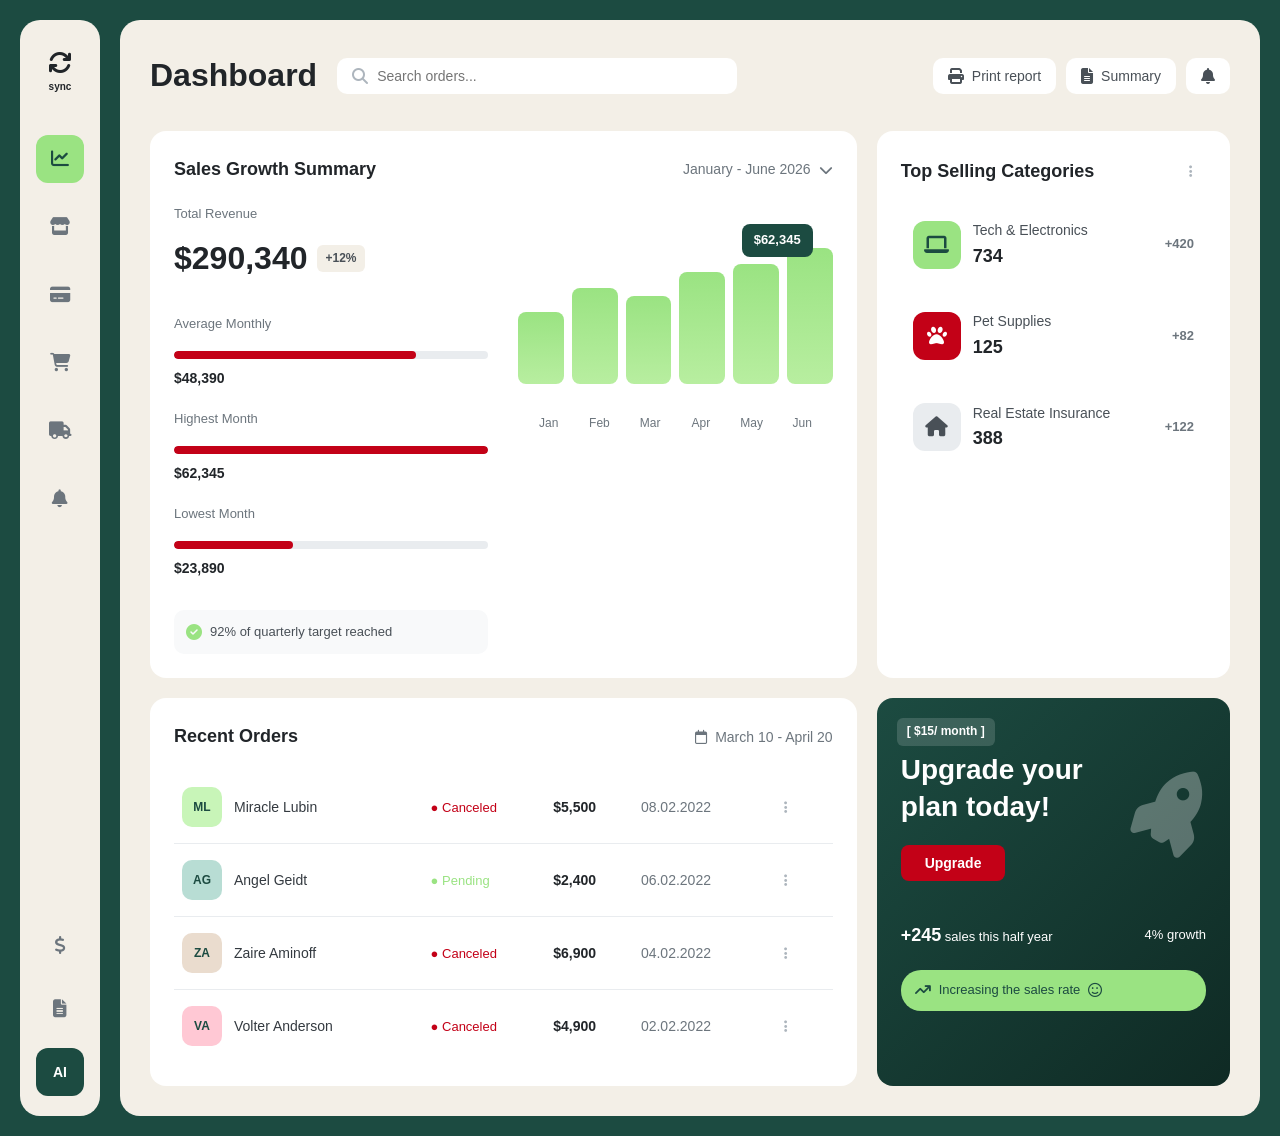
<file: index.html>
<!DOCTYPE html>
<html lang="fr">
<head>
    <meta charset="UTF-8">
    <meta name="viewport" content="width=device-width, initial-scale=1.0">
    <title>Dashboard - Sales Analytics</title>
    <link rel="stylesheet" href="styles.css">
    <link rel="stylesheet" href="https://cdnjs.cloudflare.com/ajax/libs/font-awesome/6.4.0/css/all.min.css">
</head>
<body>
    <div class="container">
        <!-- Sidebar -->
        <aside class="sidebar">
            <div class="logo">
                <i class="fas fa-sync"></i>
                <span>sync</span>
            </div>

            <nav class="nav-menu">
                <a href="#" class="nav-item active">
                    <i class="fas fa-chart-line"></i>
                </a>
                <a href="#" class="nav-item">
                    <i class="fas fa-store"></i>
                </a>
                <a href="#" class="nav-item">
                    <i class="fas fa-credit-card"></i>
                </a>
                <a href="#" class="nav-item">
                    <i class="fas fa-shopping-cart"></i>
                </a>
                <a href="#" class="nav-item">
                    <i class="fas fa-truck"></i>
                </a>
                <a href="#" class="nav-item">
                    <i class="fas fa-bell"></i>
                </a>
            </nav>

            <div class="sidebar-footer">
                <a href="#" class="nav-item">
                    <i class="fas fa-dollar-sign"></i>
                </a>
                <a href="#" class="nav-item">
                    <i class="fas fa-file-alt"></i>
                </a>
                <div class="ai-badge">
                    <span>AI</span>
                </div>
            </div>
        </aside>

        <!-- Main Content -->
        <main class="main-content">
            <!-- Header -->
            <header class="header">
                <h1>Dashboard</h1>
                <div class="search-bar">
                    <i class="fas fa-search"></i>
                    <input type="text" placeholder="Search orders...">
                </div>
                <div class="header-actions">
                    <button class="btn-icon">
                        <i class="fas fa-print"></i>
                        <span>Print report</span>
                    </button>
                    <button class="btn-icon">
                        <i class="fas fa-file-alt"></i>
                        <span>Summary</span>
                    </button>
                    <button class="btn-icon">
                        <i class="fas fa-bell"></i>
                    </button>
                </div>
            </header>

            <!-- Dashboard Content -->
            <div class="dashboard-grid">
                <!-- Sales Growth Summary -->
                <section class="card sales-summary">
                    <div class="card-header">
                        <h2>Sales Growth Summary</h2>
                        <div class="date-filter">
                            <span>January - June 2024</span>
                            <i class="fas fa-chevron-down"></i>
                        </div>
                    </div>

                    <div class="sales-content">
                        <div class="sales-stats">
                            <div class="stat-main">
                                <span class="stat-label">Total Revenue</span>
                                <div class="stat-value-group">
                                    <h3 class="stat-value">$290,340</h3>
                                    <span class="stat-change positive">+12%</span>
                                </div>
                            </div>

                            <div class="stat-item">
                                <span class="stat-label">Average Monthly</span>
                                <div class="stat-bar">
                                    <div class="bar-fill" style="width: 77%; background-color: #C30117;"></div>
                                </div>
                                <span class="stat-amount">$48,390</span>
                            </div>

                            <div class="stat-item">
                                <span class="stat-label">Highest Month</span>
                                <div class="stat-bar">
                                    <div class="bar-fill" style="width: 100%; background-color: #C30117;"></div>
                                </div>
                                <span class="stat-amount">$62,345</span>
                            </div>

                            <div class="stat-item">
                                <span class="stat-label">Lowest Month</span>
                                <div class="stat-bar">
                                    <div class="bar-fill" style="width: 38%; background-color: #C30117;"></div>
                                </div>
                                <span class="stat-amount">$23,890</span>
                            </div>

                            <div class="target-reached">
                                <i class="fas fa-check-circle"></i>
                                <span>92% of quarterly target reached</span>
                            </div>
                        </div>

                        <div class="sales-chart">
                            <div class="chart-container">
                                <div class="chart-bar" data-month="Jan" style="height: 45%;"></div>
                                <div class="chart-bar" data-month="Feb" style="height: 60%;"></div>
                                <div class="chart-bar" data-month="Mar" style="height: 55%;"></div>
                                <div class="chart-bar" data-month="Apr" style="height: 70%;"></div>
                                <div class="chart-bar" data-month="May" style="height: 75%;"></div>
                                <div class="chart-bar" data-month="Jun" style="height: 85%;"></div>
                            </div>
                            <div class="chart-labels">
                                <span>Jan</span>
                                <span>Feb</span>
                                <span>Mar</span>
                                <span>Apr</span>
                                <span>May</span>
                                <span>Jun</span>
                            </div>
                            <div class="chart-highlight">$62,345</div>
                        </div>
                    </div>
                </section>

                <!-- Top Selling Categories -->
                <section class="card top-categories">
                    <div class="card-header">
                        <h2>Top Selling Categories</h2>
                        <button class="btn-menu">
                            <i class="fas fa-ellipsis-v"></i>
                        </button>
                    </div>

                    <div class="categories-list">
                        <div class="category-item">
                            <div class="category-icon tech">
                                <i class="fas fa-laptop"></i>
                            </div>
                            <div class="category-info">
                                <span class="category-name">Tech & Electronics</span>
                                <span class="category-count">734</span>
                            </div>
                            <span class="category-change positive">+420</span>
                        </div>

                        <div class="category-item">
                            <div class="category-icon pet">
                                <i class="fas fa-paw"></i>
                            </div>
                            <div class="category-info">
                                <span class="category-name">Pet Supplies</span>
                                <span class="category-count">125</span>
                            </div>
                            <span class="category-change positive">+82</span>
                        </div>

                        <div class="category-item">
                            <div class="category-icon insurance">
                                <i class="fas fa-home"></i>
                            </div>
                            <div class="category-info">
                                <span class="category-name">Real Estate Insurance</span>
                                <span class="category-count">388</span>
                            </div>
                            <span class="category-change positive">+122</span>
                        </div>
                    </div>
                </section>

                <!-- Recent Orders -->
                <section class="card recent-orders">
                    <div class="card-header">
                        <h2>Recent Orders</h2>
                        <div class="date-filter">
                            <i class="far fa-calendar"></i>
                            <span>March 10 - April 20</span>
                        </div>
                    </div>

                    <div class="orders-table">
                        <table>
                            <tbody>
                                <tr>
                                    <td>
                                        <div class="order-customer">
                                            <div class="avatar green">ML</div>
                                            <span>Miracle Lubin</span>
                                        </div>
                                    </td>
                                    <td>
                                        <span class="status canceled">● Canceled</span>
                                    </td>
                                    <td class="amount">$5,500</td>
                                    <td class="date">08.02.2022</td>
                                    <td>
                                        <button class="btn-menu">
                                            <i class="fas fa-ellipsis-v"></i>
                                        </button>
                                    </td>
                                </tr>

                                <tr>
                                    <td>
                                        <div class="order-customer">
                                            <div class="avatar teal">AG</div>
                                            <span>Angel Geidt</span>
                                        </div>
                                    </td>
                                    <td>
                                        <span class="status pending">● Pending</span>
                                    </td>
                                    <td class="amount">$2,400</td>
                                    <td class="date">06.02.2022</td>
                                    <td>
                                        <button class="btn-menu">
                                            <i class="fas fa-ellipsis-v"></i>
                                        </button>
                                    </td>
                                </tr>

                                <tr>
                                    <td>
                                        <div class="order-customer">
                                            <div class="avatar beige">ZA</div>
                                            <span>Zaire Aminoff</span>
                                        </div>
                                    </td>
                                    <td>
                                        <span class="status canceled">● Canceled</span>
                                    </td>
                                    <td class="amount">$6,900</td>
                                    <td class="date">04.02.2022</td>
                                    <td>
                                        <button class="btn-menu">
                                            <i class="fas fa-ellipsis-v"></i>
                                        </button>
                                    </td>
                                </tr>

                                <tr>
                                    <td>
                                        <div class="order-customer">
                                            <div class="avatar pink">VA</div>
                                            <span>Volter Anderson</span>
                                        </div>
                                    </td>
                                    <td>
                                        <span class="status canceled">● Canceled</span>
                                    </td>
                                    <td class="amount">$4,900</td>
                                    <td class="date">02.02.2022</td>
                                    <td>
                                        <button class="btn-menu">
                                            <i class="fas fa-ellipsis-v"></i>
                                        </button>
                                    </td>
                                </tr>
                            </tbody>
                        </table>
                    </div>
                </section>

                <!-- Upgrade Card -->
                <section class="card upgrade-card">
                    <div class="upgrade-badge">[ $15/ month ]</div>
                    <div class="upgrade-content">
                        <h3>Upgrade your<br>plan today!</h3>
                        <div class="upgrade-illustration">
                            <i class="fas fa-rocket"></i>
                        </div>
                        <button class="btn-upgrade">Upgrade</button>
                    </div>

                    <div class="sales-info">
                        <div class="sales-number">
                            <strong>+245</strong> sales this half year
                        </div>
                        <div class="growth-rate">4% growth</div>
                    </div>

                    <div class="sales-rate-badge">
                        <i class="fas fa-arrow-trend-up"></i>
                        <span>Increasing the sales rate</span>
                        <i class="far fa-smile"></i>
                    </div>
                </section>
            </div>
        </main>
    </div>

    <script src="script.js"></script>
</body>
</html>
</file>
<file: styles.css>
/* Design System Colors */
:root {
    --color-mint: #9AE382;
    --color-sand: #EADCCE;
    --color-beige: #F3EFE7;
    --color-crimson: #C30117;
    --color-teal: #1C4B41;
    --color-teal-dark: #0f2a24;
    --color-green-light: #9AE382;
    --color-green-lighter: #b8eea0;
    --color-white: #ffffff;
    --color-gray-100: #f8f9fa;
    --color-gray-200: #e9ecef;
    --color-gray-300: #dee2e6;
    --color-gray-400: #ced4da;
    --color-gray-500: #adb5bd;
    --color-gray-600: #6c757d;
    --color-gray-700: #495057;
    --color-gray-800: #343a40;
    --color-gray-900: #212529;
}

/* Reset and Base Styles */
* {
    margin: 0;
    padding: 0;
    box-sizing: border-box;
}

body {
    font-family: 'Space Grotesk', 'Segoe UI', Tahoma, Geneva, Verdana, sans-serif;
    background-color: var(--color-teal);
    color: var(--color-gray-800);
    line-height: 1.6;
}

/* Container Layout */
.container {
    display: flex;
    min-height: 100vh;
    background-color: var(--color-teal);
    padding: 20px;
    gap: 20px;
}

/* Sidebar */
.sidebar {
    width: 80px;
    background-color: var(--color-beige);
    border-radius: 20px;
    padding: 20px 0;
    display: flex;
    flex-direction: column;
    align-items: center;
    gap: 30px;
}

.logo {
    display: flex;
    flex-direction: column;
    align-items: center;
    gap: 5px;
    padding: 10px;
}

.logo i {
    font-size: 24px;
    color: var(--color-gray-900);
}

.logo span {
    font-size: 10px;
    font-weight: 600;
    color: var(--color-gray-900);
}

.nav-menu {
    display: flex;
    flex-direction: column;
    gap: 20px;
    flex: 1;
}

.nav-item {
    width: 48px;
    height: 48px;
    display: flex;
    align-items: center;
    justify-content: center;
    border-radius: 12px;
    color: var(--color-gray-600);
    text-decoration: none;
    transition: all 0.3s ease;
}

.nav-item:hover {
    background-color: var(--color-gray-200);
    color: var(--color-gray-900);
}

.nav-item.active {
    background-color: var(--color-mint);
    color: var(--color-teal);
}

.nav-item i {
    font-size: 18px;
}

.sidebar-footer {
    display: flex;
    flex-direction: column;
    gap: 15px;
    align-items: center;
}

.ai-badge {
    width: 48px;
    height: 48px;
    background-color: var(--color-teal);
    border-radius: 12px;
    display: flex;
    align-items: center;
    justify-content: center;
    color: var(--color-white);
    font-weight: 700;
    font-size: 14px;
}

/* Main Content */
.main-content {
    flex: 1;
    background-color: var(--color-beige);
    border-radius: 20px;
    padding: 30px;
    overflow-y: auto;
}

/* Header */
.header {
    display: flex;
    align-items: center;
    gap: 20px;
    margin-bottom: 30px;
}

.header h1 {
    font-size: 32px;
    font-weight: 600;
    color: var(--color-gray-900);
}

.search-bar {
    flex: 1;
    max-width: 400px;
    position: relative;
    display: flex;
    align-items: center;
}

.search-bar i {
    position: absolute;
    left: 15px;
    color: var(--color-gray-500);
}

.search-bar input {
    width: 100%;
    padding: 10px 15px 10px 40px;
    border: none;
    border-radius: 10px;
    background-color: var(--color-white);
    font-size: 14px;
    outline: none;
}

.header-actions {
    display: flex;
    gap: 10px;
    margin-left: auto;
}

.btn-icon {
    display: flex;
    align-items: center;
    gap: 8px;
    padding: 10px 15px;
    border: none;
    background-color: var(--color-white);
    border-radius: 10px;
    cursor: pointer;
    font-size: 14px;
    color: var(--color-gray-700);
    transition: all 0.3s ease;
}

.btn-icon:hover {
    background-color: var(--color-gray-200);
}

.btn-icon i {
    font-size: 16px;
}

/* Dashboard Grid */
.dashboard-grid {
    display: grid;
    grid-template-columns: 2fr 1fr;
    gap: 20px;
}

/* Card Styles */
.card {
    background-color: var(--color-white);
    border-radius: 16px;
    padding: 24px;
}

.card-header {
    display: flex;
    justify-content: space-between;
    align-items: center;
    margin-bottom: 20px;
}

.card-header h2 {
    font-size: 18px;
    font-weight: 600;
    color: var(--color-gray-900);
}

.date-filter {
    display: flex;
    align-items: center;
    gap: 8px;
    font-size: 14px;
    color: var(--color-gray-600);
    cursor: pointer;
}

.btn-menu {
    width: 32px;
    height: 32px;
    border: none;
    background-color: transparent;
    border-radius: 8px;
    cursor: pointer;
    color: var(--color-gray-500);
    transition: all 0.3s ease;
}

.btn-menu:hover {
    background-color: var(--color-gray-100);
}

/* Sales Summary */
.sales-summary {
    grid-column: 1 / 2;
}

.sales-content {
    display: grid;
    grid-template-columns: 1fr 1fr;
    gap: 30px;
}

.sales-stats {
    display: flex;
    flex-direction: column;
    gap: 20px;
}

.stat-main {
    margin-bottom: 10px;
}

.stat-label {
    font-size: 13px;
    color: var(--color-gray-600);
    display: block;
    margin-bottom: 8px;
}

.stat-value-group {
    display: flex;
    align-items: center;
    gap: 10px;
}

.stat-value {
    font-size: 32px;
    font-weight: 700;
    color: var(--color-gray-900);
}

.stat-change {
    padding: 4px 8px;
    border-radius: 6px;
    font-size: 12px;
    font-weight: 600;
}

.stat-change.positive {
    background-color: var(--color-beige);
    color: var(--color-gray-700);
}

.stat-item {
    display: flex;
    flex-direction: column;
    gap: 8px;
}

.stat-bar {
    width: 100%;
    height: 8px;
    background-color: var(--color-gray-200);
    border-radius: 4px;
    overflow: hidden;
}

.bar-fill {
    height: 100%;
    border-radius: 4px;
    transition: width 0.3s ease;
}

.stat-amount {
    font-size: 14px;
    font-weight: 600;
    color: var(--color-gray-900);
}

.target-reached {
    display: flex;
    align-items: center;
    gap: 8px;
    padding: 12px;
    background-color: var(--color-gray-100);
    border-radius: 10px;
    margin-top: 10px;
}

.target-reached i {
    color: var(--color-mint);
    font-size: 16px;
}

.target-reached span {
    font-size: 13px;
    color: var(--color-gray-700);
}

/* Sales Chart */
.sales-chart {
    position: relative;
}

.chart-container {
    display: flex;
    align-items: flex-end;
    justify-content: space-between;
    height: 200px;
    gap: 8px;
    padding: 20px 0;
}

.chart-bar {
    flex: 1;
    background: linear-gradient(180deg, var(--color-mint) 0%, var(--color-green-lighter) 100%);
    border-radius: 8px 8px 8px 8px;
    transition: all 0.3s ease;
    cursor: pointer;
    position: relative;
}

.chart-bar:hover {
    opacity: 0.8;
    transform: translateY(-5px);
}

.chart-labels {
    display: flex;
    justify-content: space-between;
    margin-top: 10px;
    padding: 0 5px;
}

.chart-labels span {
    font-size: 12px;
    color: var(--color-gray-600);
    flex: 1;
    text-align: center;
}

.chart-highlight {
    position: absolute;
    top: 20px;
    right: 20px;
    background-color: var(--color-teal);
    color: var(--color-white);
    padding: 6px 12px;
    border-radius: 8px;
    font-size: 13px;
    font-weight: 600;
}

/* Top Categories */
.top-categories {
    grid-column: 2 / 3;
}

.categories-list {
    display: flex;
    flex-direction: column;
    gap: 16px;
}

.category-item {
    display: flex;
    align-items: center;
    gap: 12px;
    padding: 12px;
    border-radius: 12px;
    transition: all 0.3s ease;
}

.category-item:hover {
    background-color: var(--color-gray-100);
}

.category-icon {
    width: 48px;
    height: 48px;
    border-radius: 12px;
    display: flex;
    align-items: center;
    justify-content: center;
    font-size: 20px;
}

.category-icon.tech {
    background-color: var(--color-mint);
    color: var(--color-teal);
}

.category-icon.pet {
    background-color: var(--color-crimson);
    color: var(--color-white);
}

.category-icon.insurance {
    background-color: var(--color-gray-200);
    color: var(--color-gray-700);
}

.category-info {
    flex: 1;
    display: flex;
    flex-direction: column;
}

.category-name {
    font-size: 14px;
    color: var(--color-gray-700);
    font-weight: 500;
}

.category-count {
    font-size: 18px;
    font-weight: 700;
    color: var(--color-gray-900);
}

.category-change {
    font-size: 13px;
    font-weight: 600;
    color: var(--color-gray-600);
}

/* Recent Orders */
.recent-orders {
    grid-column: 1 / 2;
}

.orders-table {
    overflow-x: auto;
}

.orders-table table {
    width: 100%;
    border-collapse: collapse;
}

.orders-table tr {
    border-bottom: 1px solid var(--color-gray-200);
}

.orders-table tr:last-child {
    border-bottom: none;
}

.orders-table td {
    padding: 16px 8px;
    font-size: 14px;
}

.order-customer {
    display: flex;
    align-items: center;
    gap: 12px;
}

.avatar {
    width: 40px;
    height: 40px;
    border-radius: 10px;
    display: flex;
    align-items: center;
    justify-content: center;
    font-size: 12px;
    font-weight: 700;
    color: var(--color-teal);
}

.avatar.green {
    background-color: #c8f5b8;
}

.avatar.teal {
    background-color: #b8ddd4;
}

.avatar.beige {
    background-color: var(--color-sand);
}

.avatar.pink {
    background-color: #ffc8d4;
}

.status {
    display: inline-flex;
    align-items: center;
    gap: 6px;
    font-size: 13px;
}

.status.canceled {
    color: var(--color-crimson);
}

.status.pending {
    color: var(--color-mint);
}

.amount {
    font-weight: 600;
    color: var(--color-gray-900);
}

.date {
    color: var(--color-gray-600);
}

/* Upgrade Card */
.upgrade-card {
    grid-column: 2 / 3;
    background: linear-gradient(135deg, var(--color-teal) 0%, var(--color-teal-dark) 100%);
    color: var(--color-white);
    position: relative;
    overflow: hidden;
    display: flex;
    flex-direction: column;
    gap: 20px;
}

.upgrade-badge {
    position: absolute;
    top: 20px;
    left: 20px;
    background-color: rgba(255, 255, 255, 0.15);
    padding: 4px 10px;
    border-radius: 6px;
    font-size: 12px;
    font-weight: 600;
}

.upgrade-content {
    padding-top: 30px;
    text-align: left;
}

.upgrade-content h3 {
    font-size: 28px;
    font-weight: 600;
    line-height: 1.3;
    margin-bottom: 20px;
}

.upgrade-illustration {
    position: absolute;
    right: 20px;
    top: 60px;
    font-size: 80px;
    opacity: 0.3;
    transform: rotate(-15deg);
}

.btn-upgrade {
    background-color: var(--color-crimson);
    color: var(--color-white);
    border: none;
    padding: 10px 24px;
    border-radius: 8px;
    font-size: 14px;
    font-weight: 600;
    cursor: pointer;
    transition: all 0.3s ease;
}

.btn-upgrade:hover {
    background-color: #a00113;
    transform: translateY(-2px);
}

.sales-info {
    display: flex;
    align-items: center;
    justify-content: space-between;
    margin-top: 20px;
}

.sales-number {
    font-size: 13px;
}

.sales-number strong {
    font-size: 18px;
    font-weight: 700;
}

.growth-rate {
    font-size: 13px;
}

.sales-rate-badge {
    display: flex;
    align-items: center;
    gap: 8px;
    padding: 10px 14px;
    background-color: var(--color-mint);
    color: var(--color-teal);
    border-radius: 20px;
    font-size: 13px;
    font-weight: 500;
}

.sales-rate-badge i {
    font-size: 14px;
}

/* Responsive Design */
@media (max-width: 1200px) {
    .dashboard-grid {
        grid-template-columns: 1fr;
    }

    .sales-summary,
    .top-categories,
    .recent-orders,
    .upgrade-card {
        grid-column: 1 / -1;
    }

    .sales-content {
        grid-template-columns: 1fr;
    }
}

@media (max-width: 768px) {
    .container {
        flex-direction: column;
        padding: 10px;
    }

    .sidebar {
        width: 100%;
        flex-direction: row;
        padding: 15px;
    }

    .nav-menu {
        flex-direction: row;
        flex: 1;
        justify-content: center;
    }

    .sidebar-footer {
        flex-direction: row;
    }

    .header {
        flex-wrap: wrap;
    }

    .search-bar {
        order: 3;
        max-width: 100%;
        width: 100%;
    }

    .header-actions {
        margin-left: 0;
    }
}
</file>
